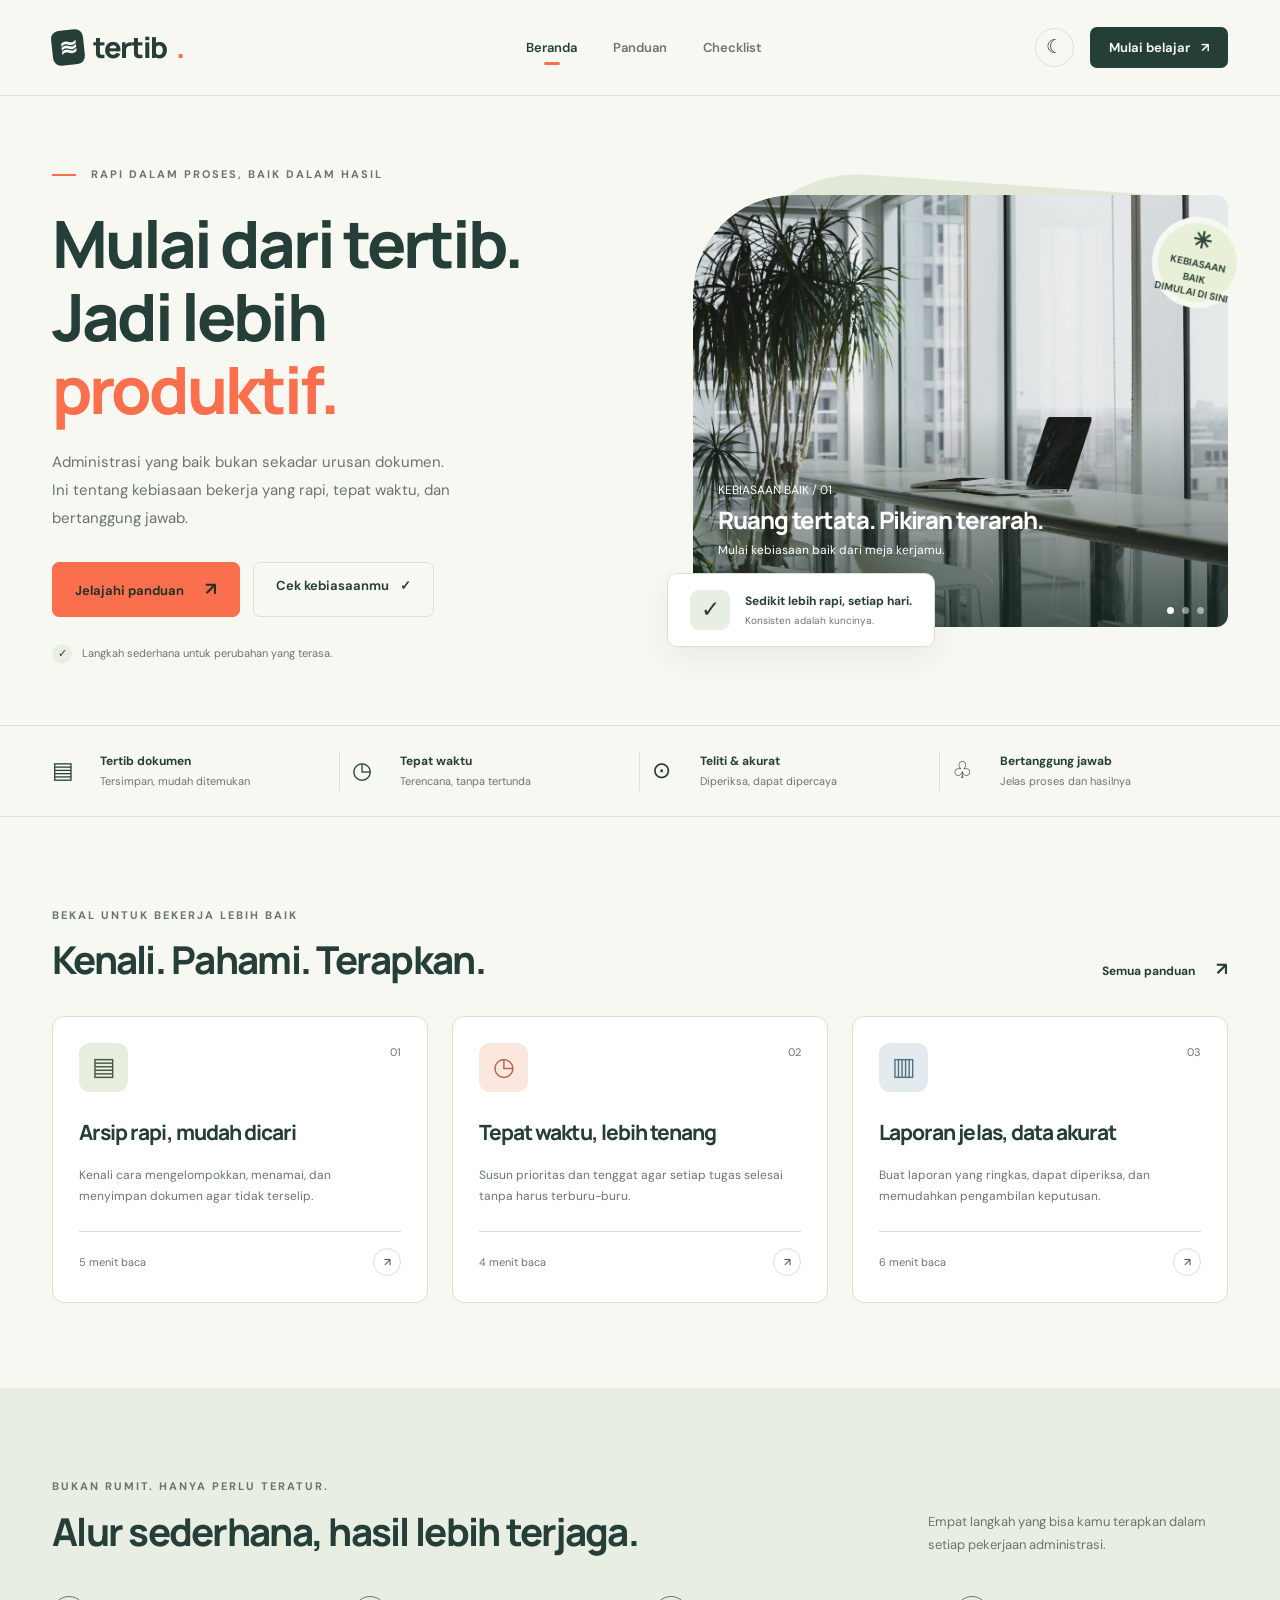
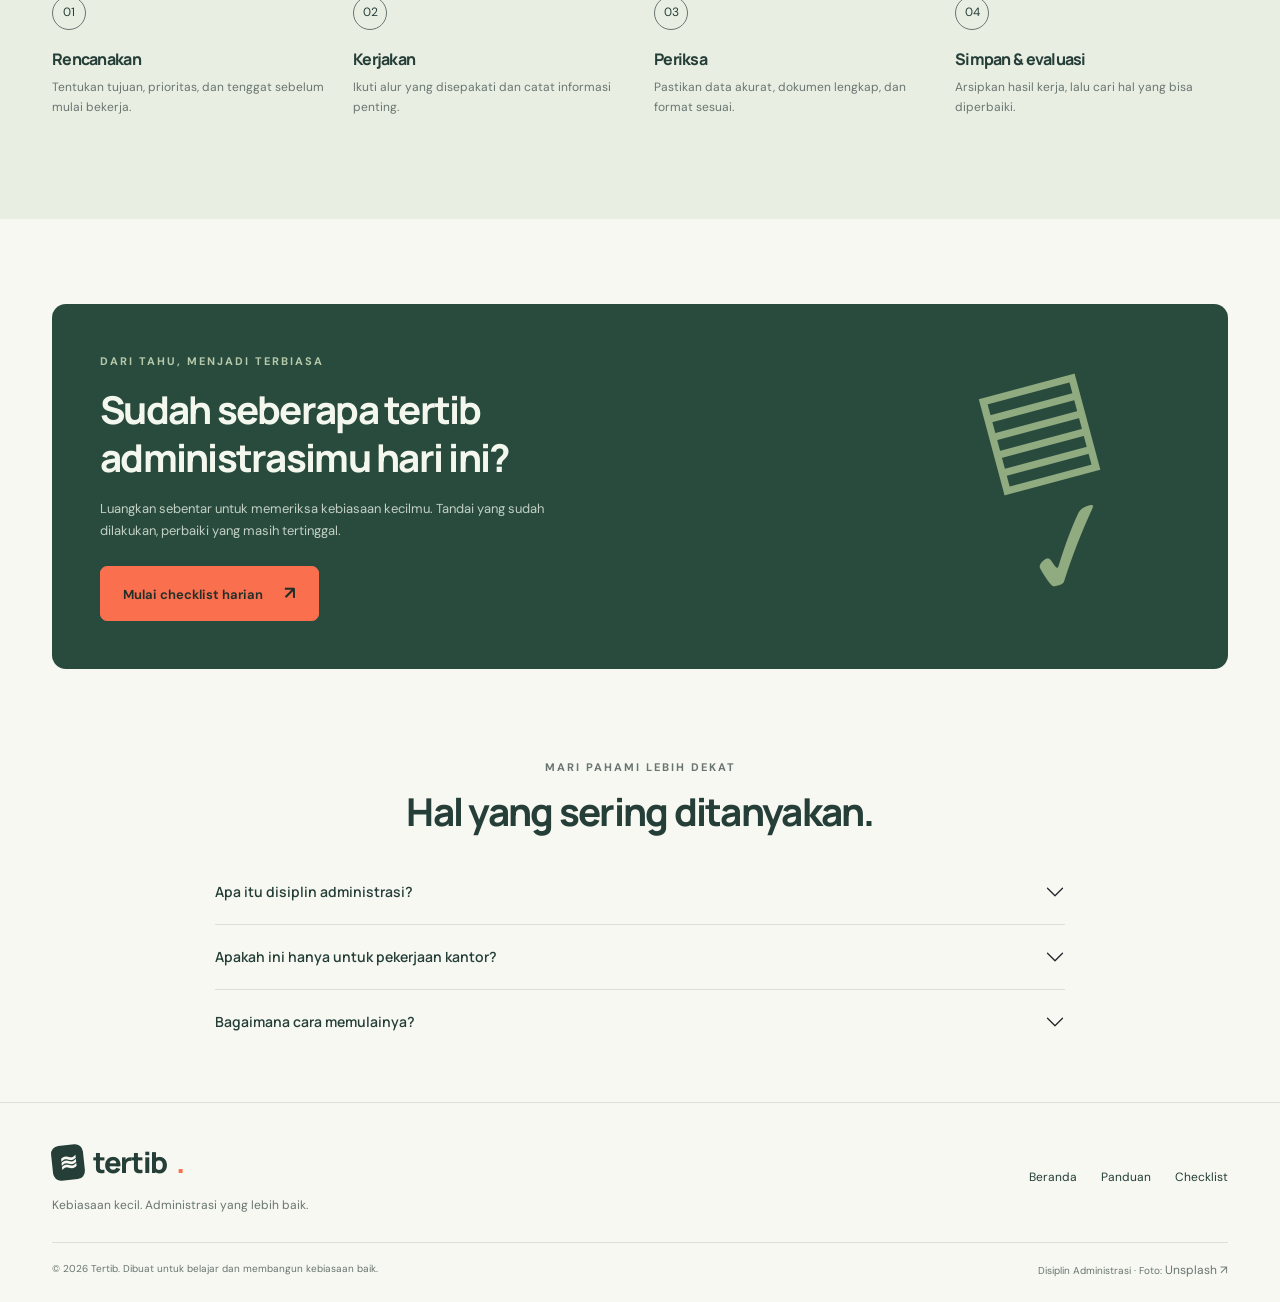
<file: index.html>
<!DOCTYPE html>
<html data-bs-theme="light" lang="id">
 <head>
  <meta charset="utf-8"/>
  <meta content="width=device-width, initial-scale=1" name="viewport"/>
  <meta content="Belajar disiplin administrasi dengan panduan praktis dan checklist harian. Rapi, tepat waktu, dan bertanggung jawab bersama Tertib." name="description"/>
  <meta content="#294b3e" name="theme-color"/>
  <title>
   Disiplin administrasi dimulai dari kebiasaan — Tertib
  </title>
  <link href="assets/favicon.svg" rel="icon" type="image/svg+xml"/>
  <!-- Bootstrap disimpan lokal agar komponen dapat digunakan tanpa CDN. -->
  <script src="assets/theme.js">
  </script>
  <link href="assets/bootstrap.min.css" rel="stylesheet"/>
  <link href="assets/style.css" rel="stylesheet"/>
 </head>
 <body>
  <!-- Navbar Bootstrap: navigasi antarhalaman dan pengaturan tema. -->
  <a class="skip" href="#main">
   Lewati navigasi
  </a>
  <nav aria-label="Navigasi utama" class="navbar navbar-expand-lg">
   <div class="container">
    <a aria-label="Tertib, beranda" class="brand" href="index.html">
     <span class="brand-mark">
      ≋
     </span>
     tertib
     <span class="accent">
      .
     </span>
    </a>
    <button aria-controls="mainNav" aria-expanded="false" aria-label="Buka navigasi" class="navbar-toggler" data-bs-target="#mainNav" data-bs-toggle="collapse" type="button">
     <span class="navbar-toggler-icon">
     </span>
    </button>
    <div class="collapse navbar-collapse" id="mainNav">
     <ul class="navbar-nav mx-auto">
      <li class="nav-item">
       <a aria-current="page" class="nav-link active" href="index.html">
        Beranda
       </a>
      </li>
      <li class="nav-item">
       <a class="nav-link" href="panduan.html">
        Panduan
       </a>
      </li>
      <li class="nav-item">
       <a class="nav-link" href="checklist.html">
        Checklist
       </a>
      </li>
     </ul>
     <div class="d-flex gap-3 align-items-center nav-actions">
      <button aria-label="Aktifkan mode gelap" aria-pressed="false" class="theme-toggle" id="themeToggle" type="button">
       ☾
      </button>
      <a class="btn btn-forest nav-cta" href="panduan.html">
       Mulai belajar
       <span class="ms-2">
        ↗
       </span>
      </a>
     </div>
    </div>
   </div>
  </nav>
  <main id="main">
   <!-- Hero: pengantar topik dan carousel Bootstrap dengan tiga pesan kebiasaan. -->
   <section class="hero">
    <div class="container">
     <div class="row align-items-center">
      <div class="col-lg-6 hero-copy">
       <div class="eyebrow">
        Rapi dalam proses, baik dalam hasil
       </div>
       <h1>
        Mulai dari tertib.
        <br/>
        Jadi lebih
        <span class="accent">
         produktif.
        </span>
       </h1>
       <p class="hero-description">
        Administrasi yang baik bukan sekadar urusan dokumen. Ini tentang kebiasaan bekerja yang rapi, tepat waktu, dan bertanggung jawab.
       </p>
       <div class="hero-actions">
        <a class="btn btn-coral" href="panduan.html">
         Jelajahi panduan
         <span class="arrow">
          ↗
         </span>
        </a>
        <a class="btn btn-line" href="checklist.html">
         Cek kebiasaanmu
         <span class="ms-2">
          ✓
         </span>
        </a>
       </div>
       <div class="hero-note">
        <span class="tiny-check">
         ✓
        </span>
        Langkah sederhana untuk perubahan yang terasa.
       </div>
      </div>
      <div class="col-lg-6">
       <div class="hero-visual">
        <div aria-label="Kebiasaan administrasi baik" class="carousel slide" id="habitCarousel">
         <div class="carousel-indicators">
          <button aria-current="true" aria-label="Slide 1: ruang tertata" class="active" data-bs-slide-to="0" data-bs-target="#habitCarousel" type="button">
          </button>
          <button aria-label="Slide 2: prioritas harian" data-bs-slide-to="1" data-bs-target="#habitCarousel" type="button">
          </button>
          <button aria-label="Slide 3: tanggung jawab" data-bs-slide-to="2" data-bs-target="#habitCarousel" type="button">
          </button>
         </div>
         <div class="carousel-inner">
          <div class="carousel-item active">
           <img alt="Ruang kerja terang dengan meja dan tanaman yang tertata" class="hero-photo" src="assets/workspace.jpg" style="object-position:center"/>
           <div class="carousel-caption">
            <p>
             KEBIASAAN BAIK / 01
            </p>
            <h3>
             Ruang tertata. Pikiran terarah.
            </h3>
            <p>
             Mulai kebiasaan baik dari meja kerjamu.
            </p>
           </div>
          </div>
          <div class="carousel-item">
           <img alt="Ruang kerja terang dengan meja dan tanaman yang tertata" class="hero-photo" src="assets/workspace.jpg" style="object-position:left"/>
           <div class="carousel-caption">
            <p>
             KEBIASAAN BAIK / 02
            </p>
            <h3>
             Rencana jelas. Kerja lebih fokus.
            </h3>
            <p>
             Tentukan prioritas sebelum memulai hari.
            </p>
           </div>
          </div>
          <div class="carousel-item">
           <img alt="Ruang kerja terang dengan meja dan tanaman yang tertata" class="hero-photo" src="assets/workspace.jpg" style="object-position:right"/>
           <div class="carousel-caption">
            <p>
             KEBIASAAN BAIK / 03
            </p>
            <h3>
             Selesai bekerja. Tetap bertanggung jawab.
            </h3>
            <p>
             Periksa, catat, dan simpan hasil pekerjaan.
            </p>
           </div>
          </div>
         </div>
         <button class="carousel-control-prev" data-bs-slide="prev" data-bs-target="#habitCarousel" type="button">
          <span aria-hidden="true" class="carousel-control-prev-icon">
          </span>
          <span class="visually-hidden">
           Sebelumnya
          </span>
         </button>
         <button class="carousel-control-next" data-bs-slide="next" data-bs-target="#habitCarousel" type="button">
          <span aria-hidden="true" class="carousel-control-next-icon">
          </span>
          <span class="visually-hidden">
           Berikutnya
          </span>
         </button>
        </div>
        <div aria-hidden="true" class="photo-stamp">
         <span>
          ✳
         </span>
         KEBIASAAN BAIK
         <br/>
         DIMULAI DI SINI
        </div>
        <div class="floating-note">
         <span aria-hidden="true" class="note-icon">
          ✓
         </span>
         <div>
          <strong>
           Sedikit lebih rapi, setiap hari.
          </strong>
          <p>
           Konsisten adalah kuncinya.
          </p>
         </div>
        </div>
       </div>
      </div>
     </div>
    </div>
   </section>
   <!-- Empat prinsip disiplin administrasi. -->
   <section aria-label="Prinsip administrasi" class="principles">
    <div class="container">
     <div class="row">
      <div class="col-6 col-lg-3 principle">
       <span aria-hidden="true" class="principle-icon">
        ▤
       </span>
       <div>
        <strong>
         Tertib dokumen
        </strong>
        <p>
         Tersimpan, mudah ditemukan
        </p>
       </div>
      </div>
      <div class="col-6 col-lg-3 principle">
       <span aria-hidden="true" class="principle-icon">
        ◷
       </span>
       <div>
        <strong>
         Tepat waktu
        </strong>
        <p>
         Terencana, tanpa tertunda
        </p>
       </div>
      </div>
      <div class="col-6 col-lg-3 principle">
       <span aria-hidden="true" class="principle-icon">
        ⊙
       </span>
       <div>
        <strong>
         Teliti &amp; akurat
        </strong>
        <p>
         Diperiksa, dapat dipercaya
        </p>
       </div>
      </div>
      <div class="col-6 col-lg-3 principle">
       <span aria-hidden="true" class="principle-icon">
        ♧
       </span>
       <div>
        <strong>
         Bertanggung jawab
        </strong>
        <p>
         Jelas proses dan hasilnya
        </p>
       </div>
      </div>
     </div>
    </div>
   </section>
   <!-- Kartu Bootstrap: jalur belajar utama. -->
   <section class="section-pad">
    <div class="container">
     <div class="section-heading">
      <div>
       <span class="eyebrow">
        Bekal untuk bekerja lebih baik
       </span>
       <h2>
        Kenali. Pahami. Terapkan.
       </h2>
      </div>
      <a class="text-link" href="panduan.html">
       Semua panduan
       <span class="arrow">
        ↗
       </span>
      </a>
     </div>
     <div class="row g-4">
      <div class="col-md-4">
       <article class="card learning-card">
        <div class="card-top">
         <span aria-hidden="true" class="topic-icon">
          ▤
         </span>
         <span class="card-number">
          01
         </span>
        </div>
        <h3>
         Arsip rapi, mudah dicari
        </h3>
        <p>
         Kenali cara mengelompokkan, menamai, dan menyimpan dokumen agar tidak terselip.
        </p>
        <div class="card-bottom">
         <span>
          5 menit baca
         </span>
         <a aria-label="Baca Arsip rapi, mudah dicari" class="card-arrow" href="panduan.html?materi=arsip">
          ↗
         </a>
        </div>
       </article>
      </div>
      <div class="col-md-4">
       <article class="card learning-card">
        <div class="card-top">
         <span aria-hidden="true" class="topic-icon peach">
          ◷
         </span>
         <span class="card-number">
          02
         </span>
        </div>
        <h3>
         Tepat waktu, lebih tenang
        </h3>
        <p>
         Susun prioritas dan tenggat agar setiap tugas selesai tanpa harus terburu-buru.
        </p>
        <div class="card-bottom">
         <span>
          4 menit baca
         </span>
         <a aria-label="Baca Tepat waktu, lebih tenang" class="card-arrow" href="panduan.html?materi=waktu">
          ↗
         </a>
        </div>
       </article>
      </div>
      <div class="col-md-4">
       <article class="card learning-card">
        <div class="card-top">
         <span aria-hidden="true" class="topic-icon blue">
          ▥
         </span>
         <span class="card-number">
          03
         </span>
        </div>
        <h3>
         Laporan jelas, data akurat
        </h3>
        <p>
         Buat laporan yang ringkas, dapat diperiksa, dan memudahkan pengambilan keputusan.
        </p>
        <div class="card-bottom">
         <span>
          6 menit baca
         </span>
         <a aria-label="Baca Laporan jelas, data akurat" class="card-arrow" href="panduan.html?materi=laporan">
          ↗
         </a>
        </div>
       </article>
      </div>
     </div>
    </div>
   </section>
   <!-- Alur administrasi: proses yang dapat diterapkan sehari-hari. -->
   <section class="workflow-section section-pad">
    <div class="container">
     <div class="section-heading">
      <div>
       <span class="eyebrow">
        Bukan rumit. Hanya perlu teratur.
       </span>
       <h2>
        Alur sederhana, hasil lebih terjaga.
       </h2>
      </div>
      <p>
       Empat langkah yang bisa kamu terapkan dalam setiap pekerjaan administrasi.
      </p>
     </div>
     <div class="steps">
      <div>
       <span class="step-number">
        01
       </span>
       <h3>
        Rencanakan
       </h3>
       <p>
        Tentukan tujuan, prioritas, dan tenggat sebelum mulai bekerja.
       </p>
      </div>
      <div>
       <span class="step-number">
        02
       </span>
       <h3>
        Kerjakan
       </h3>
       <p>
        Ikuti alur yang disepakati dan catat informasi penting.
       </p>
      </div>
      <div>
       <span class="step-number">
        03
       </span>
       <h3>
        Periksa
       </h3>
       <p>
        Pastikan data akurat, dokumen lengkap, dan format sesuai.
       </p>
      </div>
      <div>
       <span class="step-number">
        04
       </span>
       <h3>
        Simpan &amp; evaluasi
       </h3>
       <p>
        Arsipkan hasil kerja, lalu cari hal yang bisa diperbaiki.
       </p>
      </div>
     </div>
    </div>
   </section>
   <!-- Ajakan menuju checklist kebiasaan interaktif. -->
   <section class="section-pad">
    <div class="container">
     <div class="cta-panel">
      <div class="row align-items-center">
       <div class="col-lg-9">
        <div class="eyebrow mb-3">
         Dari tahu, menjadi terbiasa
        </div>
        <h2>
         Sudah seberapa tertib
         <br/>
         administrasimu hari ini?
        </h2>
        <p class="mt-3">
         Luangkan sebentar untuk memeriksa kebiasaan kecilmu. Tandai yang sudah dilakukan, perbaiki yang masih tertinggal.
        </p>
        <a class="btn btn-coral mt-2" href="checklist.html">
         Mulai checklist harian
         <span class="arrow">
          ↗
         </span>
        </a>
       </div>
       <div aria-hidden="true" class="col-lg-3 cta-art">
        ▤
        <br/>
        ✓
       </div>
      </div>
     </div>
    </div>
   </section>
   <!-- Accordion Bootstrap: pertanyaan umum tentang administrasi. -->
   <section class="pb-5">
    <div class="container">
     <div class="faq">
      <div class="text-center mb-4">
       <span class="eyebrow">
        Mari pahami lebih dekat
       </span>
       <h2 class="mt-2">
        Hal yang sering ditanyakan.
       </h2>
      </div>
      <div class="accordion accordion-flush" id="faq">
       <div class="accordion-item">
        <h3 class="accordion-header">
         <button aria-controls="faq0" aria-expanded="false" class="accordion-button collapsed" data-bs-target="#faq0" data-bs-toggle="collapse" type="button">
          Apa itu disiplin administrasi?
         </button>
        </h3>
        <div class="accordion-collapse collapse" data-bs-parent="#faq" id="faq0">
         <div class="accordion-body">
          Disiplin administrasi adalah kebiasaan mengikuti proses kerja secara tertib: mencatat informasi, mengelola dokumen, memenuhi tenggat, dan mempertanggungjawabkan hasil pekerjaan.
         </div>
        </div>
       </div>
       <div class="accordion-item">
        <h3 class="accordion-header">
         <button aria-controls="faq1" aria-expanded="false" class="accordion-button collapsed" data-bs-target="#faq1" data-bs-toggle="collapse" type="button">
          Apakah ini hanya untuk pekerjaan kantor?
         </button>
        </h3>
        <div class="accordion-collapse collapse" data-bs-parent="#faq" id="faq1">
         <div class="accordion-body">
          Tidak. Kamu dapat menerapkannya saat mengelola tugas kuliah, kegiatan organisasi, surat pribadi, maupun catatan keuangan rumah tangga.
         </div>
        </div>
       </div>
       <div class="accordion-item">
        <h3 class="accordion-header">
         <button aria-controls="faq2" aria-expanded="false" class="accordion-button collapsed" data-bs-target="#faq2" data-bs-toggle="collapse" type="button">
          Bagaimana cara memulainya?
         </button>
        </h3>
        <div class="accordion-collapse collapse" data-bs-parent="#faq" id="faq2">
         <div class="accordion-body">
          Pilih satu kebiasaan kecil, misalnya menamai berkas secara konsisten. Gunakan checklist harian, ulangi secara teratur, lalu tambahkan kebiasaan lain setelah mulai terbentuk.
         </div>
        </div>
       </div>
      </div>
     </div>
    </div>
   </section>
  </main>
  <!-- Footer: identitas situs, tautan halaman, dan sumber fotografi. -->
  <footer>
   <div class="container">
    <div class="row gy-4 align-items-center">
     <div class="col-md-6">
      <a class="brand" href="index.html">
       <span class="brand-mark">
        ≋
       </span>
       tertib
       <span class="accent">
        .
       </span>
      </a>
      <p class="mb-0 mt-2">
       Kebiasaan kecil. Administrasi yang lebih baik.
      </p>
     </div>
     <div class="col-md-6 d-flex gap-4 justify-content-md-end">
      <a href="index.html">
       Beranda
      </a>
      <a href="panduan.html">
       Panduan
      </a>
      <a href="checklist.html">
       Checklist
      </a>
     </div>
    </div>
    <div class="footer-bottom">
     <span>
      © 2026 Tertib. Dibuat untuk belajar dan membangun kebiasaan baik.
     </span>
     <span>
      Disiplin Administrasi · Foto:
      <a href="https://unsplash.com/photos/PhYq704ffdA" rel="noopener" target="_blank">
       Unsplash ↗
      </a>
     </span>
    </div>
   </div>
  </footer>
  <!-- Bootstrap Bundle mengaktifkan navbar, carousel, accordion, modal, dan toast. -->
  <script src="assets/bootstrap.bundle.min.js">
  </script>
  <script src="assets/app.js">
  </script>
 </body>
</html>
</file>
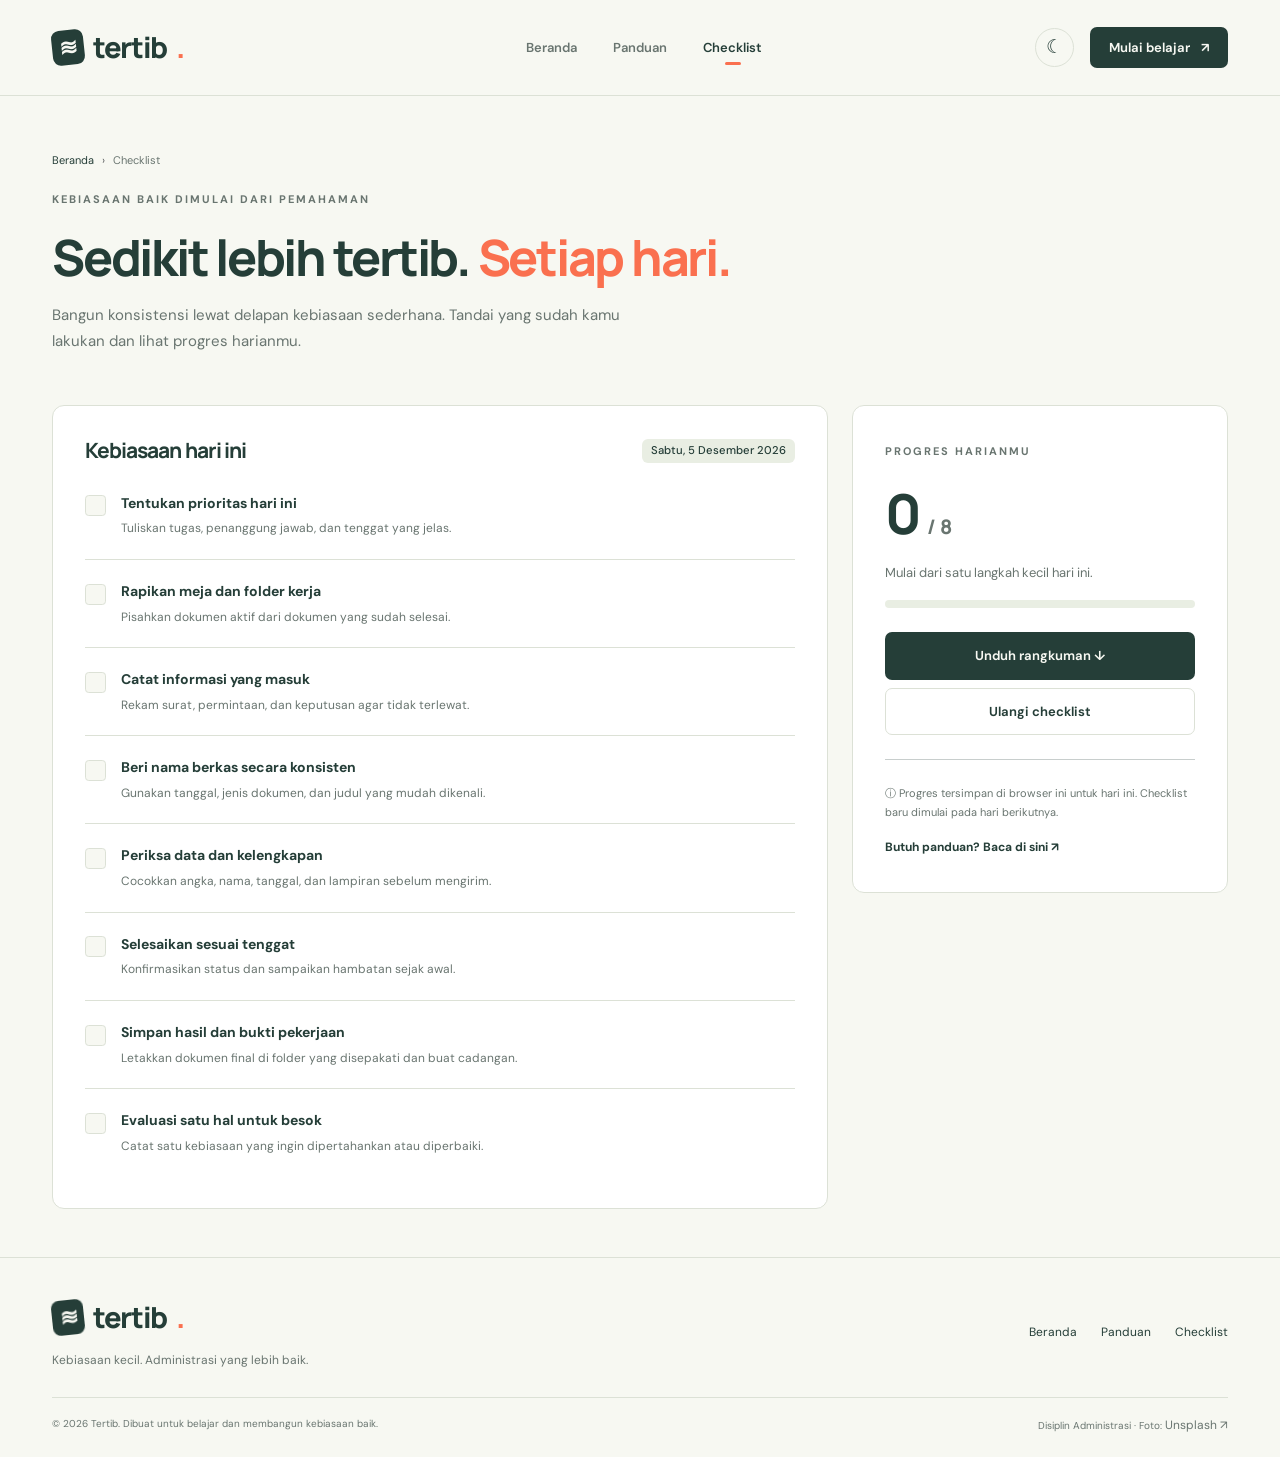
<file: checklist.html>
<!DOCTYPE html>
<html data-bs-theme="light" lang="id">
 <head>
  <meta charset="utf-8"/>
  <meta content="width=device-width, initial-scale=1" name="viewport"/>
  <meta content="Tandai delapan kebiasaan administrasi dan simpan progres harianmu di perangkat." name="description"/>
  <meta content="#294b3e" name="theme-color"/>
  <title>
   Checklist harian — Tertib
  </title>
  <link href="assets/favicon.svg" rel="icon" type="image/svg+xml"/>
  <!-- Bootstrap disimpan lokal agar komponen dapat digunakan tanpa CDN. -->
  <script src="assets/theme.js">
  </script>
  <link href="assets/bootstrap.min.css" rel="stylesheet"/>
  <link href="assets/style.css" rel="stylesheet"/>
 </head>
 <body>
  <!-- Navbar Bootstrap: navigasi antarhalaman dan pengaturan tema. -->
  <a class="skip" href="#main">
   Lewati navigasi
  </a>
  <nav aria-label="Navigasi utama" class="navbar navbar-expand-lg">
   <div class="container">
    <a aria-label="Tertib, beranda" class="brand" href="index.html">
     <span class="brand-mark">
      ≋
     </span>
     tertib
     <span class="accent">
      .
     </span>
    </a>
    <button aria-controls="mainNav" aria-expanded="false" aria-label="Buka navigasi" class="navbar-toggler" data-bs-target="#mainNav" data-bs-toggle="collapse" type="button">
     <span class="navbar-toggler-icon">
     </span>
    </button>
    <div class="collapse navbar-collapse" id="mainNav">
     <ul class="navbar-nav mx-auto">
      <li class="nav-item">
       <a class="nav-link" href="index.html">
        Beranda
       </a>
      </li>
      <li class="nav-item">
       <a class="nav-link" href="panduan.html">
        Panduan
       </a>
      </li>
      <li class="nav-item">
       <a aria-current="page" class="nav-link active" href="checklist.html">
        Checklist
       </a>
      </li>
     </ul>
     <div class="d-flex gap-3 align-items-center nav-actions">
      <button aria-label="Aktifkan mode gelap" aria-pressed="false" class="theme-toggle" id="themeToggle" type="button">
       ☾
      </button>
      <a class="btn btn-forest nav-cta" href="panduan.html">
       Mulai belajar
       <span class="ms-2">
        ↗
       </span>
      </a>
     </div>
    </div>
   </div>
  </nav>
  <main id="main">
   <section class="page-heading">
    <div class="container">
     <!-- Breadcrumb Bootstrap menunjukkan posisi halaman. -->
     <nav aria-label="Breadcrumb">
      <ol class="breadcrumb">
       <li class="breadcrumb-item">
        <a href="index.html">
         Beranda
        </a>
       </li>
       <li aria-current="page" class="breadcrumb-item active">
        Checklist
       </li>
      </ol>
     </nav>
     <span class="eyebrow">
      Kebiasaan baik dimulai dari pemahaman
     </span>
     <h1>
      Sedikit lebih tertib.
      <span class="accent">
       Setiap hari.
      </span>
     </h1>
     <p>
      Bangun konsistensi lewat delapan kebiasaan sederhana. Tandai yang sudah kamu lakukan dan lihat progres harianmu.
     </p>
    </div>
   </section>
   <!-- Checklist: input Bootstrap dengan penyimpanan lokal per tanggal. -->
   <section class="pb-5">
    <div class="container">
     <div class="row g-4">
      <div class="col-lg-8">
       <div class="checklist-panel">
        <div class="d-flex flex-wrap justify-content-between align-items-center gap-2 mb-2">
         <h3 class="mb-0">
          Kebiasaan hari ini
         </h3>
         <span class="badge soft-badge" id="todayDate">
         </span>
        </div>
        <div class="checklist-item">
         <input class="form-check-input habit-check" id="prioritas" type="checkbox"/>
         <label for="prioritas">
          <strong>
           Tentukan prioritas hari ini
          </strong>
          <p>
           Tuliskan tugas, penanggung jawab, dan tenggat yang jelas.
          </p>
         </label>
        </div>
        <div class="checklist-item">
         <input class="form-check-input habit-check" id="meja" type="checkbox"/>
         <label for="meja">
          <strong>
           Rapikan meja dan folder kerja
          </strong>
          <p>
           Pisahkan dokumen aktif dari dokumen yang sudah selesai.
          </p>
         </label>
        </div>
        <div class="checklist-item">
         <input class="form-check-input habit-check" id="catatan" type="checkbox"/>
         <label for="catatan">
          <strong>
           Catat informasi yang masuk
          </strong>
          <p>
           Rekam surat, permintaan, dan keputusan agar tidak terlewat.
          </p>
         </label>
        </div>
        <div class="checklist-item">
         <input class="form-check-input habit-check" id="nama" type="checkbox"/>
         <label for="nama">
          <strong>
           Beri nama berkas secara konsisten
          </strong>
          <p>
           Gunakan tanggal, jenis dokumen, dan judul yang mudah dikenali.
          </p>
         </label>
        </div>
        <div class="checklist-item">
         <input class="form-check-input habit-check" id="periksa" type="checkbox"/>
         <label for="periksa">
          <strong>
           Periksa data dan kelengkapan
          </strong>
          <p>
           Cocokkan angka, nama, tanggal, dan lampiran sebelum mengirim.
          </p>
         </label>
        </div>
        <div class="checklist-item">
         <input class="form-check-input habit-check" id="tenggat" type="checkbox"/>
         <label for="tenggat">
          <strong>
           Selesaikan sesuai tenggat
          </strong>
          <p>
           Konfirmasikan status dan sampaikan hambatan sejak awal.
          </p>
         </label>
        </div>
        <div class="checklist-item">
         <input class="form-check-input habit-check" id="simpan" type="checkbox"/>
         <label for="simpan">
          <strong>
           Simpan hasil dan bukti pekerjaan
          </strong>
          <p>
           Letakkan dokumen final di folder yang disepakati dan buat cadangan.
          </p>
         </label>
        </div>
        <div class="checklist-item">
         <input class="form-check-input habit-check" id="evaluasi" type="checkbox"/>
         <label for="evaluasi">
          <strong>
           Evaluasi satu hal untuk besok
          </strong>
          <p>
           Catat satu kebiasaan yang ingin dipertahankan atau diperbaiki.
          </p>
         </label>
        </div>
       </div>
      </div>
      <div class="col-lg-4">
       <aside class="checklist-panel sidebar-card">
        <span class="eyebrow">
         Progres harianmu
        </span>
        <div class="progress-count my-3">
         <span id="completed">
          0
         </span>
         <small>
          / 8
         </small>
        </div>
        <p aria-live="polite" class="small-copy" id="progressMessage">
         Mulai dari satu langkah kecil hari ini.
        </p>
        <div aria-label="Kebiasaan selesai" aria-valuemax="8" aria-valuemin="0" aria-valuenow="0" class="progress mb-4" id="habitProgress" role="progressbar">
         <div class="progress-bar" style="width:0%">
         </div>
        </div>
        <button class="btn btn-forest w-100" id="downloadChecklist">
         Unduh rangkuman ↓
        </button>
        <button class="btn btn-line w-100 mt-2" data-bs-target="#resetModal" data-bs-toggle="modal">
         Ulangi checklist
        </button>
        <hr class="my-4"/>
        <p class="storage-note mb-0" id="storageNote">
         ⓘ Progres tersimpan di browser ini untuk hari ini. Checklist baru dimulai pada hari berikutnya.
        </p>
        <a class="text-link d-inline-block mt-3" href="panduan.html">
         Butuh panduan? Baca di sini ↗
        </a>
       </aside>
      </div>
     </div>
    </div>
   </section>
   <!-- Modal konfirmasi untuk menghapus progres checklist hari ini. -->
   <div aria-hidden="true" aria-labelledby="resetTitle" class="modal fade" id="resetModal" tabindex="-1">
    <div class="modal-dialog modal-dialog-centered">
     <div class="modal-content">
      <div class="modal-header">
       <h2 class="modal-title" id="resetTitle">
        Mulai lagi dari awal?
       </h2>
       <button aria-label="Tutup" class="btn-close" data-bs-dismiss="modal">
       </button>
      </div>
      <div class="modal-body">
       Semua tanda centang untuk hari ini akan dihapus. Kamu bisa mengisinya kembali kapan saja.
      </div>
      <div class="modal-footer">
       <button class="btn btn-line" data-bs-dismiss="modal">
        Batal
       </button>
       <button class="btn btn-coral" data-bs-dismiss="modal" id="confirmReset">
        Ya, ulangi checklist
       </button>
      </div>
     </div>
    </div>
   </div>
   <!-- Toast Bootstrap memberikan umpan balik setelah pengguna melakukan aksi. -->
   <div class="toast-container position-fixed bottom-0 end-0 p-3">
    <div aria-atomic="true" aria-live="polite" class="toast" id="feedbackToast" role="status">
     <div class="d-flex">
      <div class="toast-body" id="toastText">
      </div>
      <button aria-label="Tutup pemberitahuan" class="btn-close me-2 m-auto" data-bs-dismiss="toast">
      </button>
     </div>
    </div>
   </div>
  </main>
  <!-- Footer: identitas situs, tautan halaman, dan sumber fotografi. -->
  <footer>
   <div class="container">
    <div class="row gy-4 align-items-center">
     <div class="col-md-6">
      <a class="brand" href="index.html">
       <span class="brand-mark">
        ≋
       </span>
       tertib
       <span class="accent">
        .
       </span>
      </a>
      <p class="mb-0 mt-2">
       Kebiasaan kecil. Administrasi yang lebih baik.
      </p>
     </div>
     <div class="col-md-6 d-flex gap-4 justify-content-md-end">
      <a href="index.html">
       Beranda
      </a>
      <a href="panduan.html">
       Panduan
      </a>
      <a href="checklist.html">
       Checklist
      </a>
     </div>
    </div>
    <div class="footer-bottom">
     <span>
      © 2026 Tertib. Dibuat untuk belajar dan membangun kebiasaan baik.
     </span>
     <span>
      Disiplin Administrasi · Foto:
      <a href="https://unsplash.com/photos/PhYq704ffdA" rel="noopener" target="_blank">
       Unsplash ↗
      </a>
     </span>
    </div>
   </div>
  </footer>
  <!-- Bootstrap Bundle mengaktifkan navbar, carousel, accordion, modal, dan toast. -->
  <script src="assets/bootstrap.bundle.min.js">
  </script>
  <script src="assets/app.js">
  </script>
 </body>
</html>
</file>
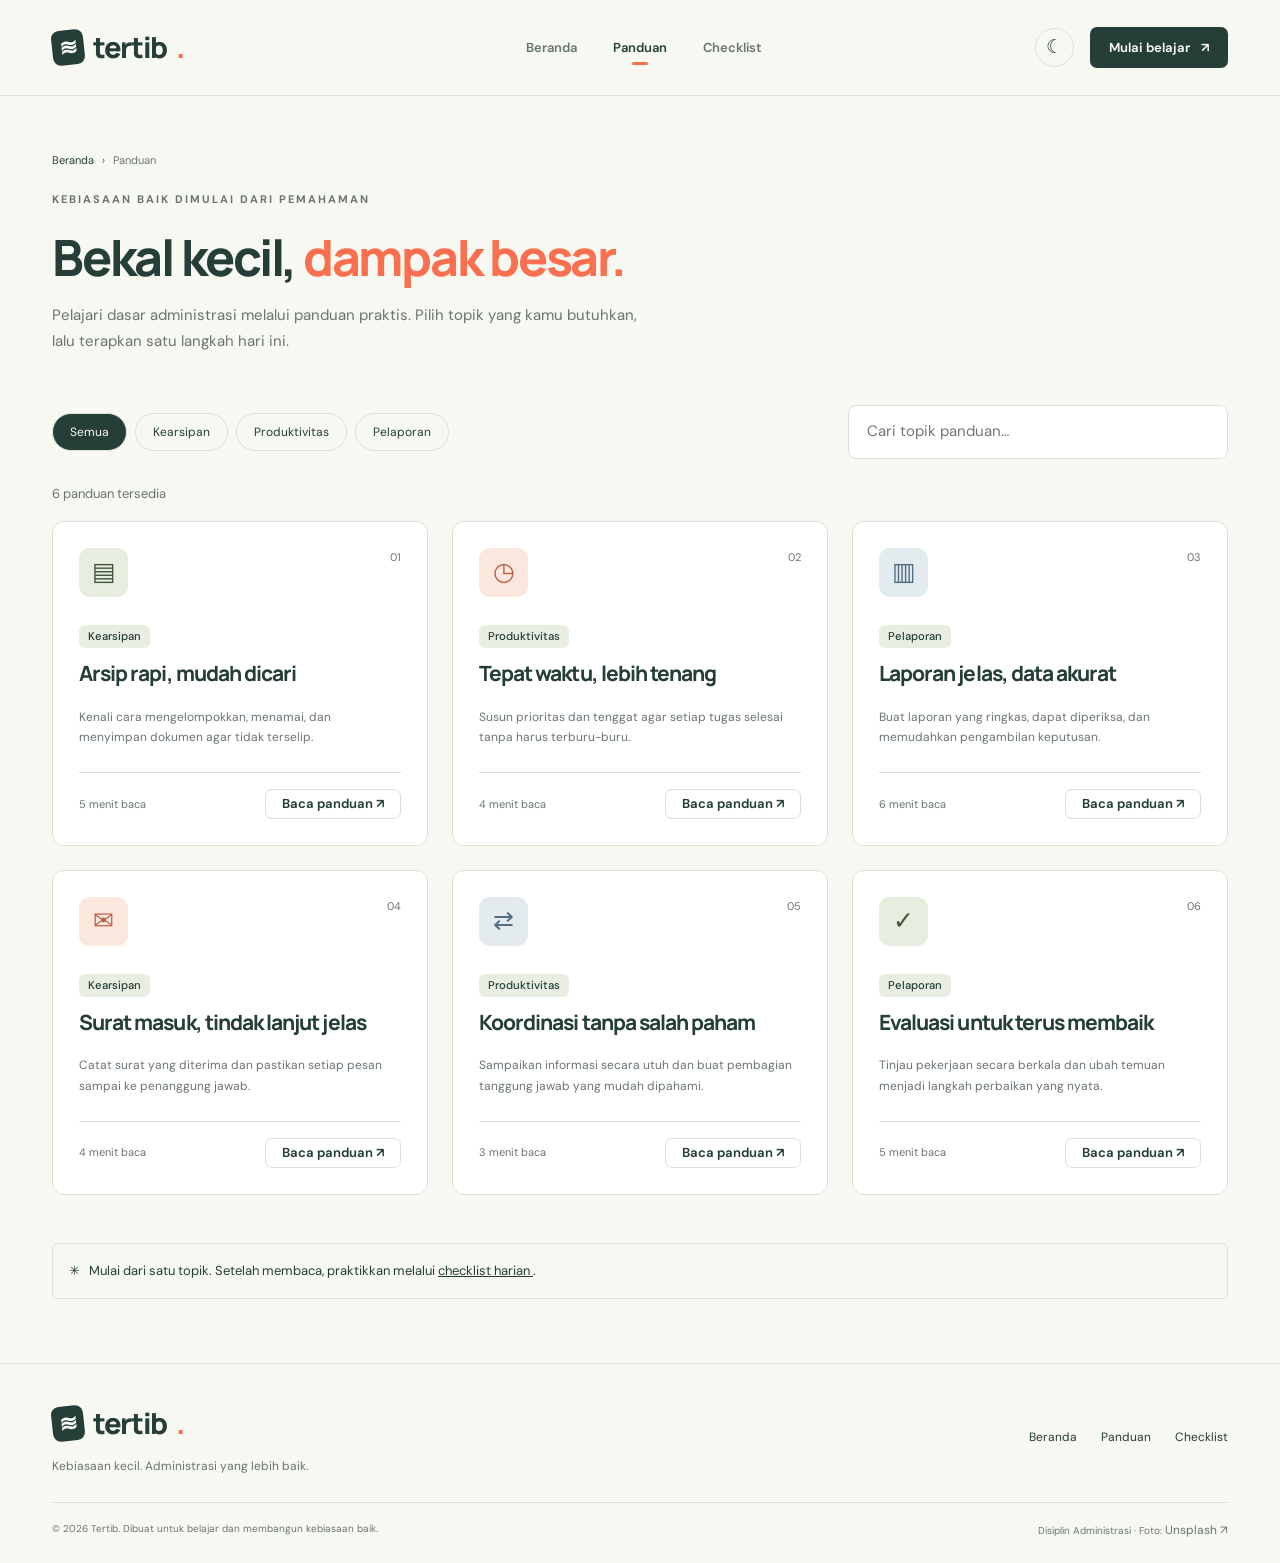
<file: panduan.html>
<!DOCTYPE html>
<html data-bs-theme="light" lang="id">
 <head>
  <meta charset="utf-8"/>
  <meta content="width=device-width, initial-scale=1" name="viewport"/>
  <meta content="Enam panduan praktis kearsipan, produktivitas, dan pelaporan untuk membangun disiplin administrasi." name="description"/>
  <meta content="#294b3e" name="theme-color"/>
  <title>
   Panduan praktis — Tertib
  </title>
  <link href="assets/favicon.svg" rel="icon" type="image/svg+xml"/>
  <!-- Bootstrap disimpan lokal agar komponen dapat digunakan tanpa CDN. -->
  <script src="assets/theme.js">
  </script>
  <link href="assets/bootstrap.min.css" rel="stylesheet"/>
  <link href="assets/style.css" rel="stylesheet"/>
 </head>
 <body>
  <!-- Navbar Bootstrap: navigasi antarhalaman dan pengaturan tema. -->
  <a class="skip" href="#main">
   Lewati navigasi
  </a>
  <nav aria-label="Navigasi utama" class="navbar navbar-expand-lg">
   <div class="container">
    <a aria-label="Tertib, beranda" class="brand" href="index.html">
     <span class="brand-mark">
      ≋
     </span>
     tertib
     <span class="accent">
      .
     </span>
    </a>
    <button aria-controls="mainNav" aria-expanded="false" aria-label="Buka navigasi" class="navbar-toggler" data-bs-target="#mainNav" data-bs-toggle="collapse" type="button">
     <span class="navbar-toggler-icon">
     </span>
    </button>
    <div class="collapse navbar-collapse" id="mainNav">
     <ul class="navbar-nav mx-auto">
      <li class="nav-item">
       <a class="nav-link" href="index.html">
        Beranda
       </a>
      </li>
      <li class="nav-item">
       <a aria-current="page" class="nav-link active" href="panduan.html">
        Panduan
       </a>
      </li>
      <li class="nav-item">
       <a class="nav-link" href="checklist.html">
        Checklist
       </a>
      </li>
     </ul>
     <div class="d-flex gap-3 align-items-center nav-actions">
      <button aria-label="Aktifkan mode gelap" aria-pressed="false" class="theme-toggle" id="themeToggle" type="button">
       ☾
      </button>
      <a class="btn btn-forest nav-cta" href="panduan.html">
       Mulai belajar
       <span class="ms-2">
        ↗
       </span>
      </a>
     </div>
    </div>
   </div>
  </nav>
  <main id="main">
   <section class="page-heading">
    <div class="container">
     <!-- Breadcrumb Bootstrap menunjukkan posisi halaman. -->
     <nav aria-label="Breadcrumb">
      <ol class="breadcrumb">
       <li class="breadcrumb-item">
        <a href="index.html">
         Beranda
        </a>
       </li>
       <li aria-current="page" class="breadcrumb-item active">
        Panduan
       </li>
      </ol>
     </nav>
     <span class="eyebrow">
      Kebiasaan baik dimulai dari pemahaman
     </span>
     <h1>
      Bekal kecil,
      <span class="accent">
       dampak besar.
      </span>
     </h1>
     <p>
      Pelajari dasar administrasi melalui panduan praktis. Pilih topik yang kamu butuhkan, lalu terapkan satu langkah hari ini.
     </p>
    </div>
   </section>
   <!-- Pencarian dan filter JavaScript untuk materi panduan. -->
   <section class="pb-5">
    <div class="container">
     <div class="d-flex justify-content-between align-items-center flex-wrap gap-3 mb-4">
      <div aria-label="Filter kategori" class="d-flex gap-2 flex-wrap" role="group">
       <button aria-pressed="true" class="filter-btn active" data-filter="Semua">
        Semua
       </button>
       <button aria-pressed="false" class="filter-btn" data-filter="Kearsipan">
        Kearsipan
       </button>
       <button aria-pressed="false" class="filter-btn" data-filter="Produktivitas">
        Produktivitas
       </button>
       <button aria-pressed="false" class="filter-btn" data-filter="Pelaporan">
        Pelaporan
       </button>
      </div>
      <label class="visually-hidden" for="search">
       Cari panduan
      </label>
      <input class="search-field" id="search" placeholder="Cari topik panduan…" type="search"/>
     </div>
     <p aria-live="polite" class="small-copy" id="resultCount" role="status">
      6 panduan tersedia
     </p>
     <div class="row g-4 material-grid">
      <div class="col-md-6 col-lg-4 material-wrap" data-category="Kearsipan" data-search="Arsip rapi, mudah dicari Kenali cara mengelompokkan, menamai, dan menyimpan dokumen agar tidak terselip.">
       <article class="card learning-card">
        <div class="card-top">
         <span aria-hidden="true" class="topic-icon">
          ▤
         </span>
         <span class="card-number">
          01
         </span>
        </div>
        <div class="material-meta">
         <span class="badge soft-badge">
          Kearsipan
         </span>
        </div>
        <h3>
         Arsip rapi, mudah dicari
        </h3>
        <p>
         Kenali cara mengelompokkan, menamai, dan menyimpan dokumen agar tidak terselip.
        </p>
        <div class="card-bottom">
         <span>
          5 menit baca
         </span>
         <button class="btn btn-line py-1 px-3" data-bs-target="#materialModal" data-bs-toggle="modal" data-material="arsip">
          Baca panduan ↗
         </button>
        </div>
       </article>
      </div>
      <div class="col-md-6 col-lg-4 material-wrap" data-category="Produktivitas" data-search="Tepat waktu, lebih tenang Susun prioritas dan tenggat agar setiap tugas selesai tanpa harus terburu-buru.">
       <article class="card learning-card">
        <div class="card-top">
         <span aria-hidden="true" class="topic-icon peach">
          ◷
         </span>
         <span class="card-number">
          02
         </span>
        </div>
        <div class="material-meta">
         <span class="badge soft-badge">
          Produktivitas
         </span>
        </div>
        <h3>
         Tepat waktu, lebih tenang
        </h3>
        <p>
         Susun prioritas dan tenggat agar setiap tugas selesai tanpa harus terburu-buru.
        </p>
        <div class="card-bottom">
         <span>
          4 menit baca
         </span>
         <button class="btn btn-line py-1 px-3" data-bs-target="#materialModal" data-bs-toggle="modal" data-material="waktu">
          Baca panduan ↗
         </button>
        </div>
       </article>
      </div>
      <div class="col-md-6 col-lg-4 material-wrap" data-category="Pelaporan" data-search="Laporan jelas, data akurat Buat laporan yang ringkas, dapat diperiksa, dan memudahkan pengambilan keputusan.">
       <article class="card learning-card">
        <div class="card-top">
         <span aria-hidden="true" class="topic-icon blue">
          ▥
         </span>
         <span class="card-number">
          03
         </span>
        </div>
        <div class="material-meta">
         <span class="badge soft-badge">
          Pelaporan
         </span>
        </div>
        <h3>
         Laporan jelas, data akurat
        </h3>
        <p>
         Buat laporan yang ringkas, dapat diperiksa, dan memudahkan pengambilan keputusan.
        </p>
        <div class="card-bottom">
         <span>
          6 menit baca
         </span>
         <button class="btn btn-line py-1 px-3" data-bs-target="#materialModal" data-bs-toggle="modal" data-material="laporan">
          Baca panduan ↗
         </button>
        </div>
       </article>
      </div>
      <div class="col-md-6 col-lg-4 material-wrap" data-category="Kearsipan" data-search="Surat masuk, tindak lanjut jelas Catat surat yang diterima dan pastikan setiap pesan sampai ke penanggung jawab.">
       <article class="card learning-card">
        <div class="card-top">
         <span aria-hidden="true" class="topic-icon peach">
          ✉
         </span>
         <span class="card-number">
          04
         </span>
        </div>
        <div class="material-meta">
         <span class="badge soft-badge">
          Kearsipan
         </span>
        </div>
        <h3>
         Surat masuk, tindak lanjut jelas
        </h3>
        <p>
         Catat surat yang diterima dan pastikan setiap pesan sampai ke penanggung jawab.
        </p>
        <div class="card-bottom">
         <span>
          4 menit baca
         </span>
         <button class="btn btn-line py-1 px-3" data-bs-target="#materialModal" data-bs-toggle="modal" data-material="surat">
          Baca panduan ↗
         </button>
        </div>
       </article>
      </div>
      <div class="col-md-6 col-lg-4 material-wrap" data-category="Produktivitas" data-search="Koordinasi tanpa salah paham Sampaikan informasi secara utuh dan buat pembagian tanggung jawab yang mudah dipahami.">
       <article class="card learning-card">
        <div class="card-top">
         <span aria-hidden="true" class="topic-icon blue">
          ⇄
         </span>
         <span class="card-number">
          05
         </span>
        </div>
        <div class="material-meta">
         <span class="badge soft-badge">
          Produktivitas
         </span>
        </div>
        <h3>
         Koordinasi tanpa salah paham
        </h3>
        <p>
         Sampaikan informasi secara utuh dan buat pembagian tanggung jawab yang mudah dipahami.
        </p>
        <div class="card-bottom">
         <span>
          3 menit baca
         </span>
         <button class="btn btn-line py-1 px-3" data-bs-target="#materialModal" data-bs-toggle="modal" data-material="koordinasi">
          Baca panduan ↗
         </button>
        </div>
       </article>
      </div>
      <div class="col-md-6 col-lg-4 material-wrap" data-category="Pelaporan" data-search="Evaluasi untuk terus membaik Tinjau pekerjaan secara berkala dan ubah temuan menjadi langkah perbaikan yang nyata.">
       <article class="card learning-card">
        <div class="card-top">
         <span aria-hidden="true" class="topic-icon">
          ✓
         </span>
         <span class="card-number">
          06
         </span>
        </div>
        <div class="material-meta">
         <span class="badge soft-badge">
          Pelaporan
         </span>
        </div>
        <h3>
         Evaluasi untuk terus membaik
        </h3>
        <p>
         Tinjau pekerjaan secara berkala dan ubah temuan menjadi langkah perbaikan yang nyata.
        </p>
        <div class="card-bottom">
         <span>
          5 menit baca
         </span>
         <button class="btn btn-line py-1 px-3" data-bs-target="#materialModal" data-bs-toggle="modal" data-material="evaluasi">
          Baca panduan ↗
         </button>
        </div>
       </article>
      </div>
     </div>
     <div class="empty-state mt-3" hidden="" id="emptyState">
      <h3>
       Belum ada panduan yang cocok.
      </h3>
      <p>
       Coba kata lain atau pilih kategori Semua.
      </p>
      <button class="btn btn-line" id="clearSearch">
       Hapus pencarian &amp; filter
      </button>
     </div>
     <div class="alert mt-5 border small-copy" role="note">
      ✳   Mulai dari satu topik. Setelah membaca, praktikkan melalui
      <a class="text-decoration-underline" href="checklist.html">
       checklist harian
      </a>
      .
     </div>
    </div>
   </section>
   <!-- Modal Bootstrap: materi lengkap beserta contoh penerapan nyata. -->
   <div aria-hidden="true" aria-labelledby="materialTitle" class="modal fade" id="materialModal" tabindex="-1">
    <div class="modal-dialog modal-dialog-centered modal-lg modal-dialog-scrollable">
     <div class="modal-content">
      <div class="modal-header">
       <h2 class="modal-title" id="materialTitle">
        Panduan
       </h2>
       <button aria-label="Tutup panduan" class="btn-close" data-bs-dismiss="modal" type="button">
       </button>
      </div>
      <div class="modal-body" id="materialBody">
      </div>
      <div class="modal-footer">
       <button class="btn btn-line" data-bs-dismiss="modal">
        Selesai membaca
       </button>
       <a class="btn btn-forest" href="checklist.html">
        Coba checklist ↗
       </a>
      </div>
     </div>
    </div>
   </div>
  </main>
  <!-- Footer: identitas situs, tautan halaman, dan sumber fotografi. -->
  <footer>
   <div class="container">
    <div class="row gy-4 align-items-center">
     <div class="col-md-6">
      <a class="brand" href="index.html">
       <span class="brand-mark">
        ≋
       </span>
       tertib
       <span class="accent">
        .
       </span>
      </a>
      <p class="mb-0 mt-2">
       Kebiasaan kecil. Administrasi yang lebih baik.
      </p>
     </div>
     <div class="col-md-6 d-flex gap-4 justify-content-md-end">
      <a href="index.html">
       Beranda
      </a>
      <a href="panduan.html">
       Panduan
      </a>
      <a href="checklist.html">
       Checklist
      </a>
     </div>
    </div>
    <div class="footer-bottom">
     <span>
      © 2026 Tertib. Dibuat untuk belajar dan membangun kebiasaan baik.
     </span>
     <span>
      Disiplin Administrasi · Foto:
      <a href="https://unsplash.com/photos/PhYq704ffdA" rel="noopener" target="_blank">
       Unsplash ↗
      </a>
     </span>
    </div>
   </div>
  </footer>
  <!-- Bootstrap Bundle mengaktifkan navbar, carousel, accordion, modal, dan toast. -->
  <script src="assets/bootstrap.bundle.min.js">
  </script>
  <script src="assets/app.js">
  </script>
 </body>
</html>
</file>
<file: assets/style.css>
/* Fondasi visual: palet warna, tipografi, dan mode Bootstrap. */
@import url('https://fonts.googleapis.com/css2?family=DM+Sans:wght@400;450;500;550;600;650;700&family=Manrope:wght@400;500;600;650;700;750;800&display=swap');
:root,[data-bs-theme=light]{--paper:#f7f8f2;--ink:#253e38;--muted:#697570;--line:#dce1d6;--panel:#fff;--soft:#e9eee3;--coral:#fa704f;--bs-body-bg:var(--paper);--bs-body-color:var(--ink);--bs-primary:#28483e;--bs-border-color:var(--line)}
[data-bs-theme=dark]{--paper:#172821;--ink:#eef3e9;--muted:#a8b7ad;--line:#3e5147;--panel:#22382e;--soft:#2b4136;--coral:#ff9275;--bs-body-bg:var(--paper);--bs-body-color:var(--ink)}
*{box-sizing:border-box}body{font-family:'DM Sans',sans-serif;font-size:15px;line-height:1.7}h1,h2,h3,h4,.brand{font-family:'Manrope',sans-serif;letter-spacing:-.045em}h1{font-size:clamp(42px,5.1vw,72px);line-height:1.12;font-weight:750}h2{font-size:clamp(30px,3vw,43px);font-weight:750;line-height:1.25}h3{font-size:21px;font-weight:750}p{color:var(--muted)}a{color:inherit;text-decoration:none;transition:color .2s,transform .2s}a:hover{color:var(--coral)}button:focus-visible,a:focus-visible,input:focus-visible{outline:3px solid var(--coral);outline-offset:4px}.container{max-width:1200px}.section-pad{padding:85px 0}.eyebrow{font-size:11px;font-weight:700;letter-spacing:2px;text-transform:uppercase;color:var(--muted)}.accent{color:var(--coral)}.small-copy{font-size:13px}.skip{position:absolute;top:-100px;z-index:999;background:var(--ink);color:var(--paper);padding:12px}.skip:focus{top:0}
/* Navbar responsif dan tombol tema. */
.navbar{padding:23px 0;border-bottom:1px solid var(--line)}.brand{font-size:29px;font-weight:800;display:flex;align-items:center;gap:9px}.brand-mark{display:inline-flex;align-items:center;justify-content:center;width:32px;height:35px;border-radius:8px;background:var(--ink);color:var(--paper);font-size:22px;transform:rotate(-6deg)}.nav-link{font-size:13px;font-weight:600;padding:9px 18px!important;color:var(--muted)}.nav-link.active{color:var(--ink)!important}.nav-link.active:after{content:'';display:block;height:3px;width:16px;background:var(--coral);margin:3px auto -6px;border-radius:2px}.theme-toggle{border:1px solid var(--line);color:var(--ink);border-radius:50%;width:39px;height:39px;background:transparent;font-size:19px}.btn{font-weight:650;font-size:13px;border-radius:7px;padding:13px 22px;transition:transform .2s,background .2s}.btn:hover{transform:translateY(-2px)}.btn-coral{background:var(--coral);color:#222f28;border-color:var(--coral)}.btn-coral:hover{background:#f35c39;color:#172821;border-color:#f35c39}.btn-forest{background:var(--ink);color:var(--paper)}.btn-forest:hover{background:var(--coral);color:#20392f}.btn-line{border:1px solid var(--line);color:var(--ink);background:transparent}.btn-line:hover{background:var(--soft);border-color:var(--ink);color:var(--ink)}.arrow{margin-left:18px;font-size:18px}.nav-cta{padding:10px 18px}
/* Hero editorial dengan carousel fotografi dan catatan visual. */
.hero{padding:69px 0 61px}.hero .eyebrow:before{content:'';display:inline-block;width:24px;height:2px;background:var(--coral);vertical-align:middle;margin-right:10px}.hero h1{margin:23px 0}.hero-description{max-width:410px;font-size:15px;line-height:1.85}.hero-actions{display:flex;gap:13px;margin:29px 0 27px;flex-wrap:wrap}.hero-note{display:flex;align-items:center;gap:10px;color:var(--muted);font-size:11px}.tiny-check{width:20px;height:20px;border-radius:50%;background:var(--soft);display:inline-flex;align-items:center;justify-content:center;color:var(--ink)}.hero-visual{position:relative;padding:13px 0 20px 26px}.hero-visual:before{content:'';position:absolute;inset:0 25px 42px 55px;background:#e1e8d8;border-radius:130px 14px 14px 14px;transform:rotate(4deg)}.hero-photo{height:432px;width:100%;object-fit:cover;border-radius:100px 12px 12px 12px;filter:saturate(.6)}.carousel-inner{border-radius:100px 12px 12px 12px}.carousel-item:after{content:'';position:absolute;inset:50% 0 0;background:linear-gradient(transparent,rgba(12,30,23,.7))}.carousel-caption{text-align:left;left:25px;bottom:25px;right:25px;z-index:2;padding:0}.carousel-caption p{color:#fff;font-size:12px;margin:0}.carousel-caption h3{font-size:24px;color:white;margin:5px 0}.carousel-indicators{justify-content:flex-end;left:auto;right:20px;bottom:9px;margin:0}.carousel-indicators [data-bs-target]{width:7px;height:7px;border-radius:50%;border:0;margin:4px;background:#fff}.photo-stamp{position:absolute;top:35px;right:-15px;border-radius:50%;width:91px;height:91px;background:#e9f0d8;color:#30463a;display:flex;flex-direction:column;justify-content:center;text-align:center;transform:rotate(12deg);border:6px solid var(--paper);font-size:10px;font-weight:700;line-height:1.45}.photo-stamp span{font-size:23px}.floating-note{position:absolute;bottom:0;left:0;z-index:2;background:var(--panel);border:1px solid var(--line);box-shadow:0 12px 28px #122e2210;border-radius:10px;padding:16px 22px;display:flex;align-items:center;gap:15px}.note-icon{width:40px;height:40px;border-radius:9px;background:var(--soft);display:grid;place-items:center;font-size:23px}.floating-note strong{display:block;font-size:12px}.floating-note p{font-size:10px;margin:0}.carousel-control-next,.carousel-control-prev{width:9%;opacity:0}.hero-visual:hover .carousel-control-next,.hero-visual:hover .carousel-control-prev,.carousel-control-next:focus,.carousel-control-prev:focus{opacity:1}
/* Ringkasan prinsip dan kartu materi. */
.principles{border-top:1px solid var(--line);border-bottom:1px solid var(--line);padding:25px 0}.principle{display:flex;align-items:center;gap:15px}.principle-icon{font-size:23px;color:var(--ink);width:33px}.principle strong{font-size:12px;display:block}.principle p{font-size:11px;margin:1px 0 0}.section-heading{display:flex;align-items:end;justify-content:space-between;gap:20px;margin-bottom:32px}.section-heading h2{margin:9px 0 0}.section-heading>p{font-size:13px;max-width:300px;margin:0}.text-link{font-size:12px;font-weight:700}.learning-card{background:var(--panel);border:1px solid var(--line);border-radius:12px;padding:26px;position:relative;transition:transform .25s,box-shadow .25s;height:100%}.learning-card:hover{transform:translateY(-5px);box-shadow:0 13px 30px #193a2210}.card-top{display:flex;justify-content:space-between;align-items:start;margin-bottom:28px}.topic-icon{width:49px;height:49px;border-radius:11px;display:grid;place-items:center;background:#e7eddf;color:#40563f;font-size:25px}.topic-icon.peach{background:#fce7de;color:#b86142}.topic-icon.blue{background:#e4ebef;color:#526e81}.card-number{font-size:11px;color:var(--muted)}.learning-card p{font-size:12px;margin:12px 0 25px}.card-bottom{border-top:1px solid var(--line);padding-top:16px;display:flex;align-items:center;justify-content:space-between;font-size:11px;color:var(--muted)}.card-arrow{width:28px;height:28px;border:1px solid var(--line);border-radius:50%;display:grid;place-items:center;color:var(--ink)}
/* Bagian alur, ajakan latihan, accordion, serta footer. */
.workflow-section{background:var(--soft)}.steps{display:grid;grid-template-columns:repeat(4,1fr);gap:28px;margin-top:40px}.step-number{font-size:12px;width:34px;height:34px;display:grid;place-items:center;border:1px solid var(--muted);border-radius:50%;margin-bottom:20px}.steps h3{font-size:16px}.steps p{font-size:12px}.cta-panel{background:#294b3e;color:#f4f7ee;border-radius:14px;padding:48px;position:relative;overflow:hidden}.cta-panel p{color:#c3d0c4;max-width:450px;font-size:13px}.cta-panel h2{max-width:600px}.cta-panel .eyebrow{color:#b6c9ab}.cta-art{font-size:130px;line-height:1;color:#90ab80;transform:rotate(-15deg);text-align:center}.faq{max-width:850px;margin:auto}.accordion{--bs-accordion-bg:transparent;--bs-accordion-color:var(--ink);--bs-accordion-active-bg:var(--soft);--bs-accordion-active-color:var(--ink);--bs-accordion-btn-color:var(--ink);--bs-accordion-border-color:var(--line)}.accordion-button{font-size:14px;font-weight:600;padding:22px 0}.accordion-button:not(.collapsed){padding-left:16px}.accordion-body{font-size:13px;color:var(--muted)}footer{border-top:1px solid var(--line);padding:35px 0 22px}footer p,footer a{font-size:12px}.footer-bottom{border-top:1px solid var(--line);padding-top:17px;margin-top:26px;color:var(--muted);font-size:10px;display:flex;justify-content:space-between}
/* Halaman panduan: pencarian, filter materi, dan dokumen detail. */
.page-heading{padding:55px 0 35px}.breadcrumb{font-size:11px;--bs-breadcrumb-divider:'›'}.breadcrumb-item.active{color:var(--muted)}.page-heading h1{font-size:50px;margin:18px 0}.page-heading p{max-width:590px}.search-field{background:var(--panel);border:1px solid var(--line);color:var(--ink);padding:13px 18px;border-radius:8px;width:100%;max-width:380px}.filter-btn{padding:8px 17px;border-radius:24px;font-size:12px;background:transparent;border:1px solid var(--line);color:var(--ink)}.filter-btn.active{background:var(--ink);color:var(--paper)}.material-meta{display:flex;gap:8px;margin-bottom:13px}.badge{font-weight:500}.soft-badge{background:var(--soft);color:var(--ink);padding:6px 9px}.material-grid .learning-card{display:flex;flex-direction:column}.material-grid .card-bottom{margin-top:auto}.modal-content{background:var(--paper);border-color:var(--line)}.modal-body{font-size:14px}.modal-body li{margin-bottom:12px}.modal-title{font-size:23px}.example{background:var(--soft);padding:20px;border-radius:8px}.empty-state{padding:50px;text-align:center;border:1px dashed var(--line);border-radius:10px}
/* Checklist tersimpan lokal, progress bar, dan tata letak seluler. */
.checklist-panel{background:var(--panel);border:1px solid var(--line);border-radius:12px;padding:32px}.checklist-item{display:flex;gap:15px;padding:20px 0;border-bottom:1px solid var(--line)}.checklist-item:last-child{border:0}.checklist-item label{cursor:pointer;flex:1}.checklist-item strong{display:block;font-size:14px}.checklist-item p{font-size:12px;margin:3px 0 0}.form-check-input{width:21px;height:21px;flex-shrink:0;cursor:pointer}.form-check-input:checked{background-color:#42674e;border-color:#42674e}.checklist-item:has(input:checked) strong{color:var(--muted);text-decoration:line-through}.progress{height:8px;background:var(--soft)}.progress-bar{background:#5c805c;transition:width .4s}.progress-count{font-size:55px;line-height:1.2;font-family:Manrope,sans-serif;font-weight:750;letter-spacing:-3px}.progress-count small{font-size:20px;letter-spacing:0;color:var(--muted)}.sidebar-card{position:sticky;top:25px}.toast{background:var(--panel);color:var(--ink)}.storage-note{font-size:11px;color:var(--muted)}[hidden]{display:none!important}
@media(min-width:992px){.hero-copy{padding-right:40px}.hero-visual{margin-left:15px}.principle:not(:last-child){border-right:1px solid var(--line)}.navbar-collapse{margin-left:70px}}
@media(max-width:991px){.navbar-collapse{padding-top:20px}.nav-link.active:after{margin-left:0}.nav-actions{margin-top:15px}.hero-visual{max-width:560px;margin:35px auto 0}.photo-stamp{right:0}.steps{grid-template-columns:repeat(2,1fr)}.principle{margin:10px 0}.cta-art{display:none}.hero{padding-top:40px}.section-pad{padding:55px 0}}
@media(max-width:575px){.container{padding-left:23px;padding-right:23px}.brand{font-size:25px}.hero-photo{height:350px}.hero-visual{padding-left:15px}.hero h1{font-size:44px}.section-heading{align-items:start;flex-direction:column}.principle{gap:7px}.principle-icon{font-size:20px;width:25px}.principle strong{font-size:11px}.principle p{font-size:10px}.cta-panel{padding:30px}.page-heading h1{font-size:38px}.checklist-panel{padding:23px}.footer-bottom{flex-direction:column;gap:8px}.steps{gap:20px}.floating-note{padding:12px}.photo-stamp{width:76px;height:76px;font-size:8px}.section-heading>p{max-width:none}}
/* Caption ditempatkan di atas kartu catatan agar seluruh pesan terbaca. */
.carousel-caption{bottom:67px}
@media(prefers-reduced-motion:reduce){*,*:before,*:after{scroll-behavior:auto!important;transition:none!important;animation:none!important}}
</file>
